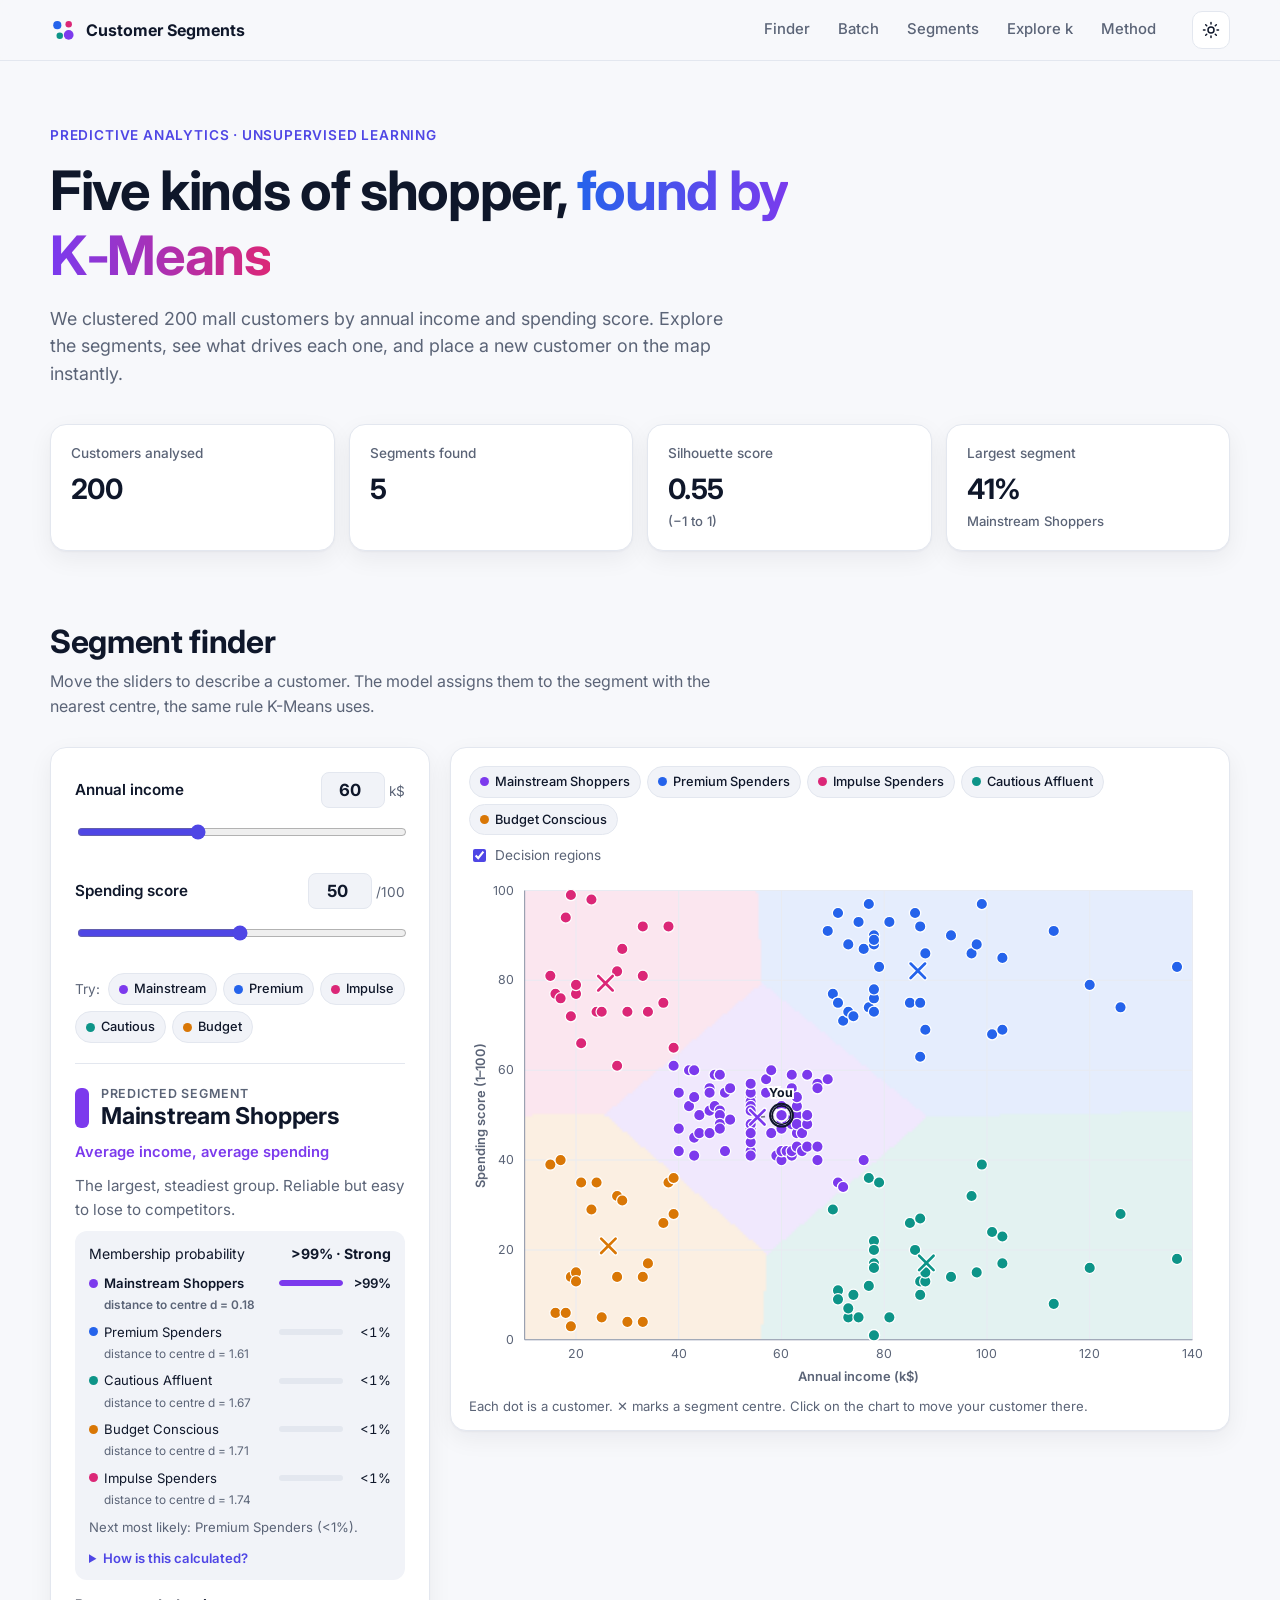
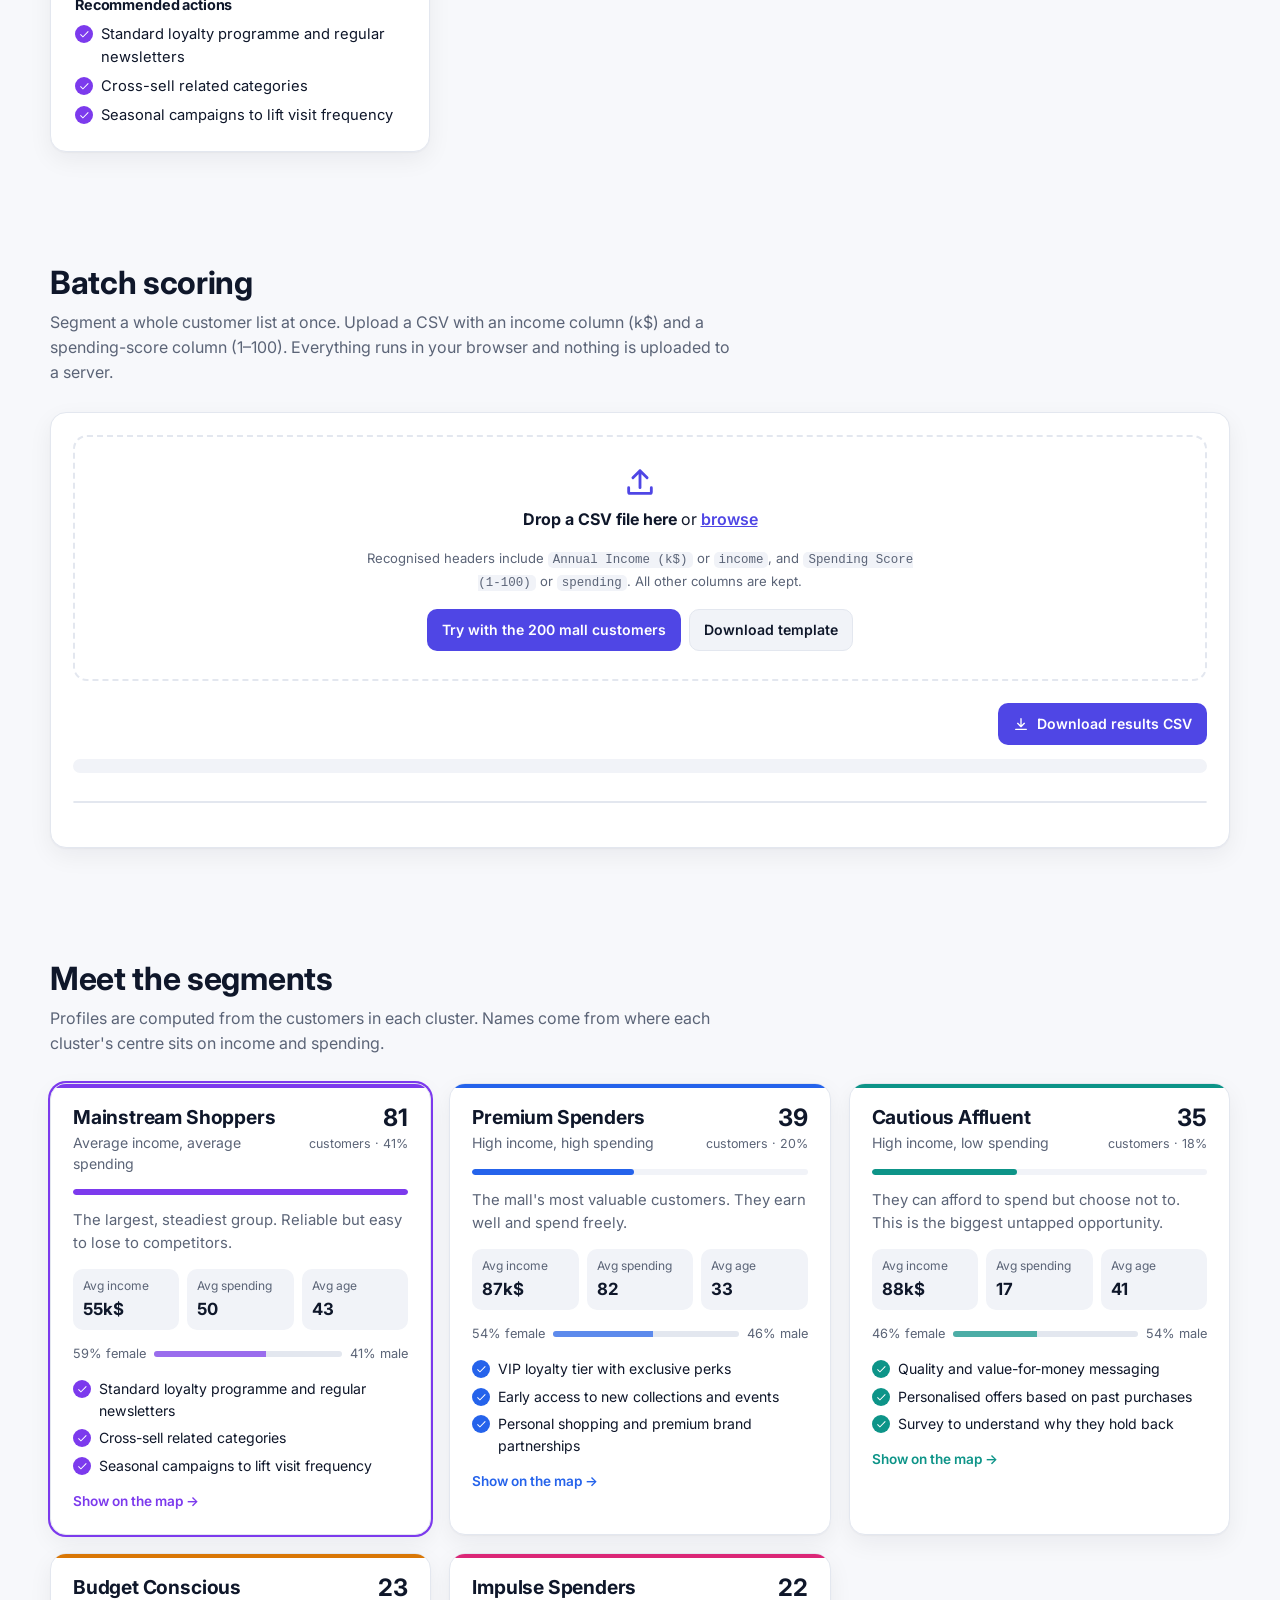
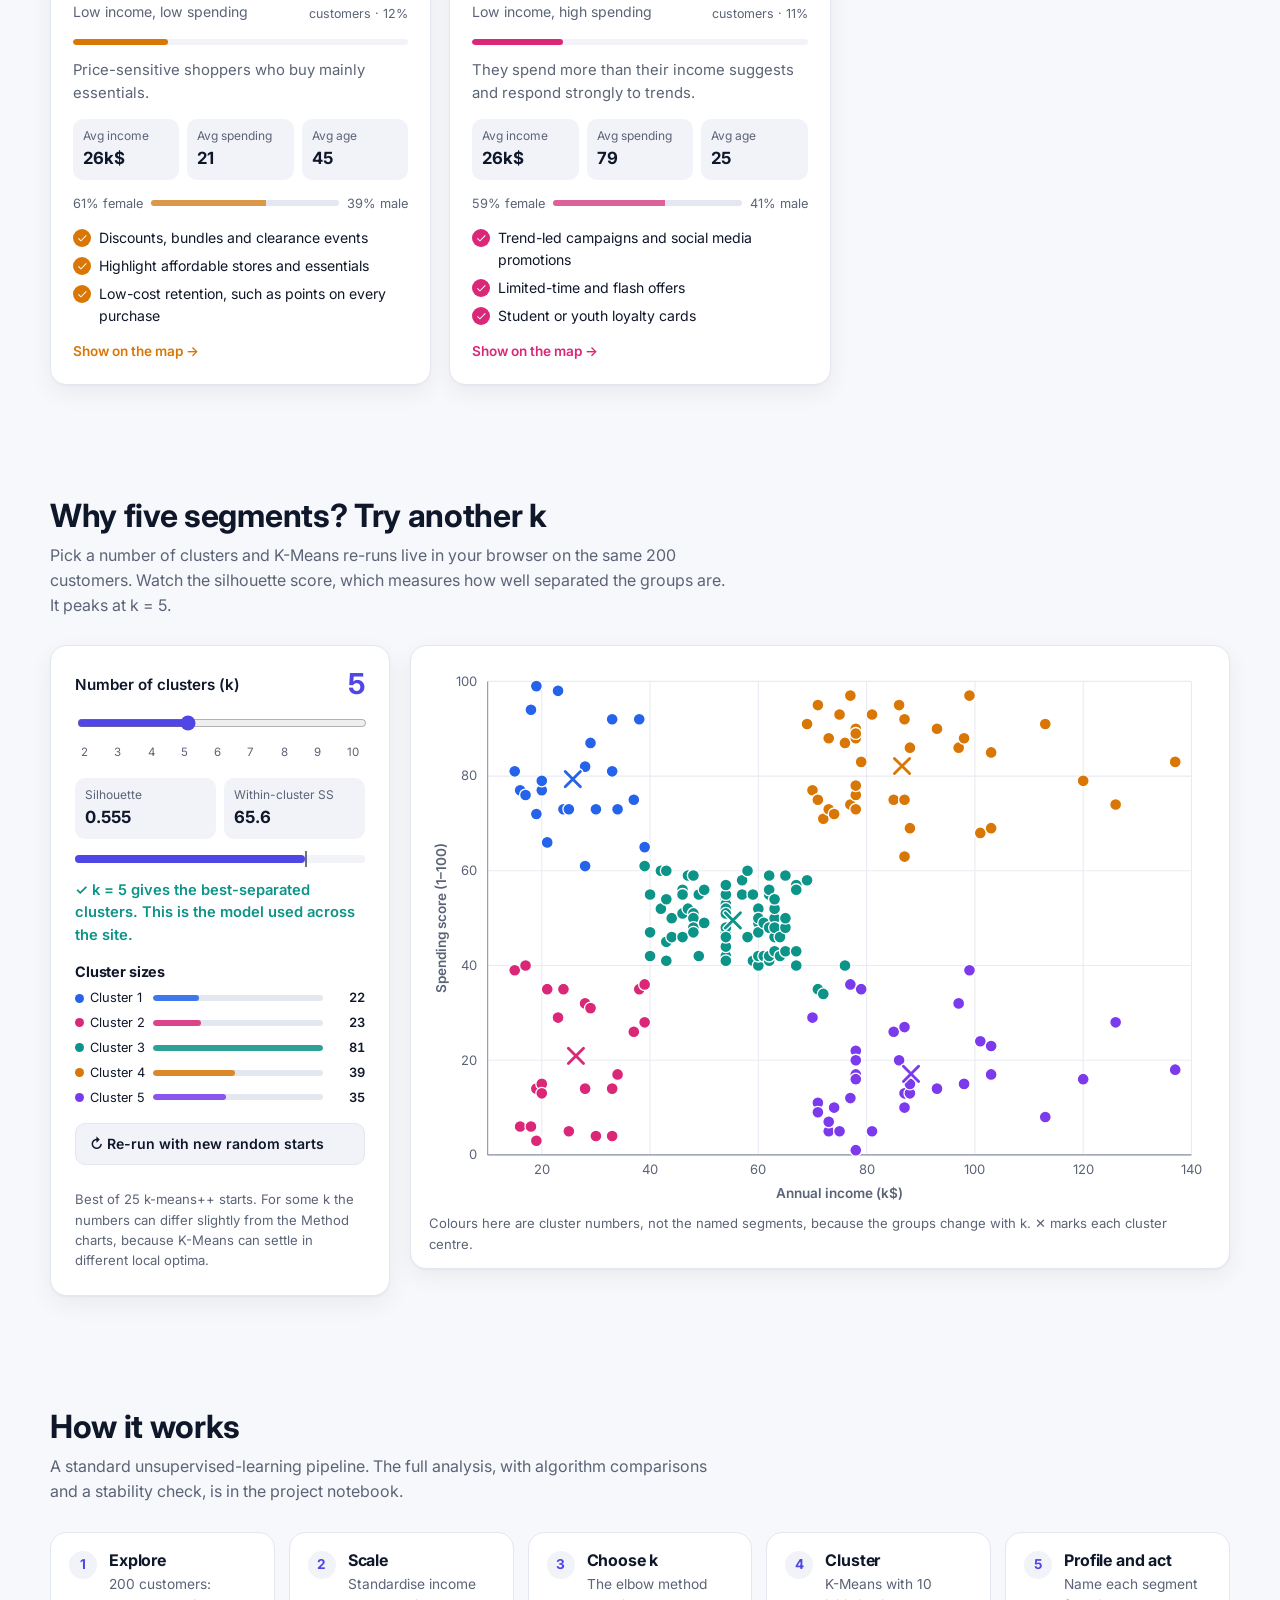
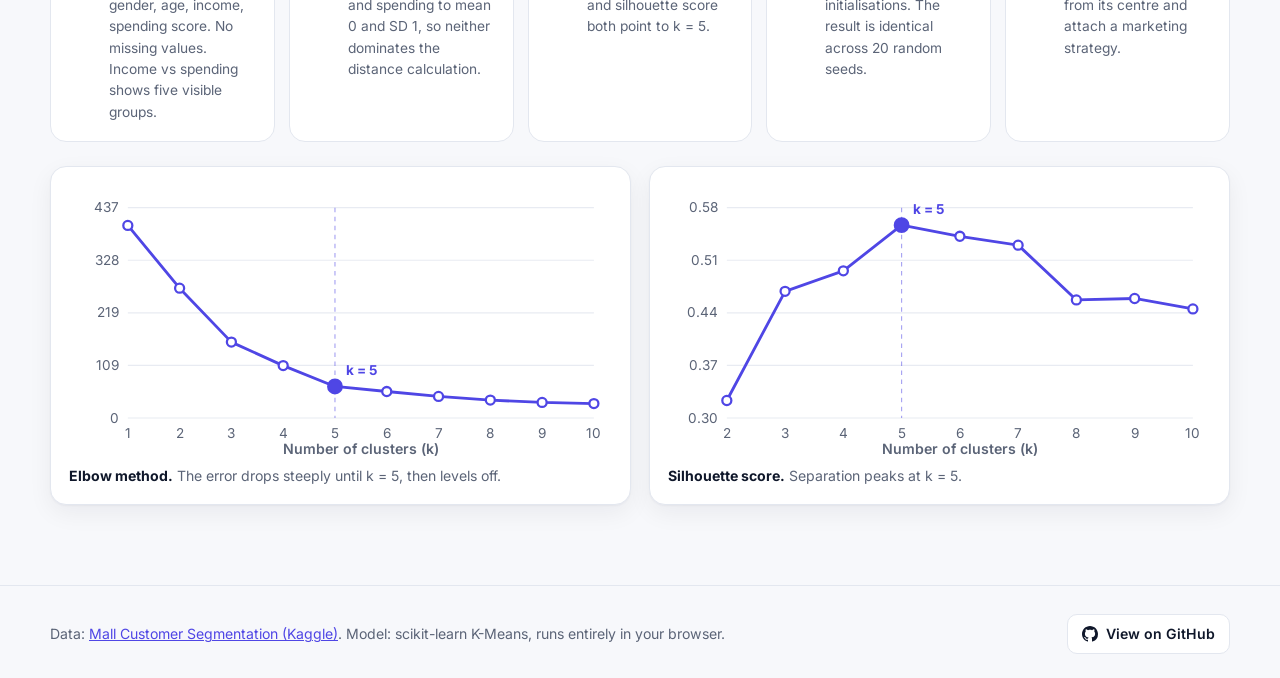
<file: docs/index.html>
<!doctype html>
<html lang="en">
<head>
  <meta charset="utf-8">
  <meta name="viewport" content="width=device-width, initial-scale=1">
  <title>Mall Customer Segments</title>
  <meta name="description" content="Interactive K-Means customer segmentation: explore five shopper segments and find which one a new customer belongs to.">
  <link rel="icon" href="data:image/svg+xml,<svg xmlns='http://www.w3.org/2000/svg' viewBox='0 0 32 32'><circle cx='9' cy='10' r='5' fill='%232563eb'/><circle cx='23' cy='9' r='4' fill='%23db2777'/><circle cx='12' cy='23' r='4' fill='%230d9488'/><circle cx='23' cy='22' r='6' fill='%237c3aed'/></svg>">
  <link rel="preconnect" href="https://fonts.googleapis.com">
  <link rel="preconnect" href="https://fonts.gstatic.com" crossorigin>
  <link href="https://fonts.googleapis.com/css2?family=Inter:wght@400;500;600;700&display=swap" rel="stylesheet">
  <link rel="stylesheet" href="styles.css">
  <script>
    // apply saved theme before paint to avoid a flash
    try { const t = localStorage.getItem("theme"); if (t) document.documentElement.dataset.theme = t; } catch (e) {}
  </script>
</head>
<body>
  <a class="skip-link" href="#finder">Skip to segment finder</a>

  <header class="site-header">
    <div class="container header-inner">
      <a class="brand" href="#top" aria-label="Mall Customer Segments, home">
        <svg class="brand-mark" viewBox="0 0 32 32" aria-hidden="true"><circle cx="9" cy="10" r="5" fill="var(--seg-premium)"/><circle cx="23" cy="9" r="4" fill="var(--seg-impulse)"/><circle cx="12" cy="23" r="4" fill="var(--seg-cautious)"/><circle cx="23" cy="22" r="6" fill="var(--seg-mainstream)"/></svg>
        <span>Customer Segments</span>
      </a>
      <nav aria-label="Sections">
        <a href="#finder">Finder</a>
        <a href="#batch">Batch</a>
        <a href="#segments">Segments</a>
        <a href="#explore-k">Explore k</a>
        <a href="#method">Method</a>
      </nav>
      <button class="icon-btn" id="theme-toggle" type="button" aria-label="Toggle dark mode">
        <svg class="icon-sun" viewBox="0 0 24 24" aria-hidden="true"><circle cx="12" cy="12" r="4"/><path d="M12 2v2M12 20v2M4.9 4.9l1.4 1.4M17.7 17.7l1.4 1.4M2 12h2M20 12h2M4.9 19.1l1.4-1.4M17.7 6.3l1.4-1.4"/></svg>
        <svg class="icon-moon" viewBox="0 0 24 24" aria-hidden="true"><path d="M21 12.8A9 9 0 1 1 11.2 3a7 7 0 0 0 9.8 9.8z"/></svg>
      </button>
    </div>
  </header>

  <main id="top">
    <section class="hero container">
      <p class="eyebrow">Predictive Analytics · Unsupervised Learning</p>
      <h1>Five kinds of shopper, <span class="grad">found by K&#8209;Means</span></h1>
      <p class="lede">We clustered 200 mall customers by annual income and spending score. Explore the segments, see what drives each one, and place a new customer on the map instantly.</p>
      <dl class="stats" id="stats"></dl>
    </section>

    <section id="finder" class="container section" aria-labelledby="finder-title">
      <div class="section-head">
        <h2 id="finder-title">Segment finder</h2>
        <p>Move the sliders to describe a customer. The model assigns them to the segment with the nearest centre, the same rule K-Means uses.</p>
      </div>

      <div class="finder-grid">
        <form class="card controls" id="finder-form" onsubmit="return false">
          <div class="field">
            <div class="field-row">
              <label for="income">Annual income</label>
              <span class="field-value"><input type="number" id="income-num" min="15" max="140" step="1" aria-label="Annual income in thousands of dollars"><span class="unit">k$</span></span>
            </div>
            <input type="range" id="income" min="15" max="140" step="1">
          </div>
          <div class="field">
            <div class="field-row">
              <label for="spending">Spending score</label>
              <span class="field-value"><input type="number" id="spending-num" min="1" max="100" step="1" aria-label="Spending score from 1 to 100"><span class="unit">/100</span></span>
            </div>
            <input type="range" id="spending" min="1" max="100" step="1">
          </div>
          <div class="presets" role="group" aria-label="Example customers">
            <span class="presets-label">Try:</span>
          </div>

          <div class="result" id="result" aria-live="polite">
            <div class="result-head">
              <span class="swatch" id="result-swatch"></span>
              <div>
                <p class="result-kicker">Predicted segment</p>
                <h3 id="result-name">–</h3>
              </div>
            </div>
            <p class="result-tagline" id="result-tagline"></p>
            <p id="result-desc"></p>
            <div class="confidence">
              <div class="confidence-row"><span>Membership probability</span><strong id="result-conf"></strong></div>
              <ul class="prob-list" id="prob-list" aria-label="Probability and distance for each segment"></ul>
              <p class="hint" id="result-runner"></p>
              <details class="explain">
                <summary>How is this calculated?</summary>
                <p>The customer is scaled the same way as the training data. We then measure the distance <em>d</em> to each segment centre in standard-deviation units. K-Means picks the nearest centre. The probabilities treat each segment as a bell curve with the spread observed in the data (soft K-Means), so closer centres get exponentially more weight.</p>
              </details>
            </div>
            <h4>Recommended actions</h4>
            <ul class="checklist" id="result-strategy"></ul>
          </div>
        </form>

        <div class="card chart-card">
          <div class="chart-toolbar">
            <div class="legend" id="legend" role="group" aria-label="Show or hide segments"></div>
            <label class="toggle"><input type="checkbox" id="show-regions" checked> <span>Decision regions</span></label>
          </div>
          <div class="chart-wrap">
            <svg id="scatter" role="img" aria-labelledby="scatter-title scatter-desc"><title id="scatter-title">Customer segments by income and spending</title><desc id="scatter-desc">Scatter plot of 200 customers coloured by segment, with segment centres and the customer you entered.</desc></svg>
            <div class="tooltip" id="tooltip" role="status" hidden></div>
          </div>
          <p class="chart-note">Each dot is a customer. ✕ marks a segment centre. Click on the chart to move your customer there.</p>
        </div>
      </div>
    </section>

    <section id="batch" class="container section" aria-labelledby="batch-title">
      <div class="section-head">
        <h2 id="batch-title">Batch scoring</h2>
        <p>Segment a whole customer list at once. Upload a CSV with an income column (k$) and a spending-score column (1–100). Everything runs in your browser and nothing is uploaded to a server.</p>
      </div>
      <div class="card batch-card">
        <div class="dropzone" id="dropzone">
          <svg class="drop-icon" viewBox="0 0 24 24" aria-hidden="true"><path d="M12 16V4M7 9l5-5 5 5M4 16v3a1 1 0 0 0 1 1h14a1 1 0 0 0 1-1v-3"/></svg>
          <p><strong>Drop a CSV file here</strong> or <label for="csv-file" class="link-label" tabindex="0">browse</label></p>
          <p class="hint">Recognised headers include <code>Annual Income (k$)</code> or <code>income</code>, and <code>Spending Score (1-100)</code> or <code>spending</code>. All other columns are kept.</p>
          <input type="file" id="csv-file" accept=".csv,text/csv" class="visually-hidden">
          <div class="drop-actions">
            <button type="button" class="btn" id="batch-sample">Try with the 200 mall customers</button>
            <button type="button" class="btn btn-ghost" id="batch-template">Download template</button>
          </div>
        </div>
        <p class="batch-error" id="batch-error" role="alert" hidden></p>

        <div class="batch-results" id="batch-results" hidden>
          <div class="batch-head">
            <div>
              <p class="result-kicker" id="batch-file"></p>
              <h3 id="batch-summary"></h3>
            </div>
            <button type="button" class="btn" id="batch-download">
              <svg viewBox="0 0 24 24" aria-hidden="true"><path d="M12 4v12M7 11l5 5 5-5M4 20h16"/></svg>
              Download results CSV
            </button>
          </div>
          <div class="dist-bar" id="batch-dist" role="img"></div>
          <ul class="dist-legend" id="batch-legend"></ul>
          <details class="skipped" id="batch-skipped" hidden><summary></summary><ul></ul></details>
          <div class="table-wrap">
            <table class="data-table" id="batch-table"><thead></thead><tbody></tbody></table>
          </div>
          <p class="hint" id="batch-table-note"></p>
        </div>
      </div>
    </section>

    <section id="segments" class="container section" aria-labelledby="segments-title">
      <div class="section-head">
        <h2 id="segments-title">Meet the segments</h2>
        <p>Profiles are computed from the customers in each cluster. Names come from where each cluster's centre sits on income and spending.</p>
      </div>
      <div class="segment-grid" id="segment-grid"></div>
    </section>

    <section id="explore-k" class="container section" aria-labelledby="k-title">
      <div class="section-head">
        <h2 id="k-title">Why five segments? Try another k</h2>
        <p>Pick a number of clusters and K-Means re-runs live in your browser on the same 200 customers. Watch the silhouette score, which measures how well separated the groups are. It peaks at k = 5.</p>
      </div>
      <div class="k-grid">
        <div class="card k-controls">
          <div class="field">
            <div class="field-row">
              <label for="k-slider">Number of clusters (k)</label>
              <output class="k-value" id="k-value" for="k-slider">5</output>
            </div>
            <input type="range" id="k-slider" min="2" max="10" step="1" value="5">
            <div class="k-ticks" aria-hidden="true"><span>2</span><span>3</span><span>4</span><span>5</span><span>6</span><span>7</span><span>8</span><span>9</span><span>10</span></div>
          </div>
          <div class="k-metrics">
            <div class="metric"><span>Silhouette</span><strong id="k-sil">–</strong></div>
            <div class="metric"><span>Within-cluster SS</span><strong id="k-wcss">–</strong></div>
          </div>
          <div class="sil-meter" aria-hidden="true"><span id="k-sil-bar"></span><i id="k-sil-best"></i></div>
          <p class="k-verdict" id="k-verdict" aria-live="polite"></p>
          <h4>Cluster sizes</h4>
          <ul class="k-sizes" id="k-sizes"></ul>
          <button type="button" class="btn btn-ghost" id="k-rerun">↻ Re-run with new random starts</button>
          <p class="hint" id="k-runinfo"></p>
        </div>
        <div class="card chart-card">
          <svg id="k-scatter" role="img" aria-label="Customers coloured by the clusters found for the selected k"></svg>
          <p class="chart-note">Colours here are cluster numbers, not the named segments, because the groups change with k. ✕ marks each cluster centre.</p>
        </div>
      </div>
    </section>

    <section id="method" class="container section" aria-labelledby="method-title">
      <div class="section-head">
        <h2 id="method-title">How it works</h2>
        <p>A standard unsupervised-learning pipeline. The full analysis, with algorithm comparisons and a stability check, is in the project notebook.</p>
      </div>
      <ol class="steps">
        <li><span class="step-n">1</span><div><h3>Explore</h3><p>200 customers: gender, age, income, spending score. No missing values. Income vs spending shows five visible groups.</p></div></li>
        <li><span class="step-n">2</span><div><h3>Scale</h3><p>Standardise income and spending to mean 0 and SD 1, so neither dominates the distance calculation.</p></div></li>
        <li><span class="step-n">3</span><div><h3>Choose k</h3><p>The elbow method and silhouette score both point to k = 5.</p></div></li>
        <li><span class="step-n">4</span><div><h3>Cluster</h3><p>K-Means with 10 initialisations. The result is identical across 20 random seeds.</p></div></li>
        <li><span class="step-n">5</span><div><h3>Profile and act</h3><p>Name each segment from its centre and attach a marketing strategy.</p></div></li>
      </ol>
      <div class="mini-charts">
        <figure class="card">
          <svg id="elbow-chart" role="img" aria-label="Elbow method: within-cluster sum of squares by number of clusters"></svg>
          <figcaption><strong>Elbow method.</strong> The error drops steeply until k = 5, then levels off.</figcaption>
        </figure>
        <figure class="card">
          <svg id="silhouette-chart" role="img" aria-label="Silhouette score by number of clusters"></svg>
          <figcaption><strong>Silhouette score.</strong> Separation peaks at k = 5.</figcaption>
        </figure>
      </div>
    </section>
  </main>

  <footer class="site-footer">
    <div class="container footer-inner">
      <p>Data: <a href="https://www.kaggle.com/datasets/vjchoudhary7/customer-segmentation-tutorial-in-python" target="_blank" rel="noopener">Mall Customer Segmentation (Kaggle)</a>. Model: scikit-learn K-Means, runs entirely in your browser.</p>
      <a class="gh-link" href="https://github.com/Tanishqtiwari1/Medical-insurance-cost-prediction" target="_blank" rel="noopener">
        <svg viewBox="0 0 16 16" aria-hidden="true"><path d="M8 0C3.58 0 0 3.58 0 8c0 3.54 2.29 6.53 5.47 7.59.4.07.55-.17.55-.38 0-.19-.01-.82-.01-1.49-2.01.37-2.53-.49-2.69-.94-.09-.23-.48-.94-.82-1.13-.28-.15-.68-.52-.01-.53.63-.01 1.08.58 1.23.82.72 1.21 1.87.87 2.33.66.07-.52.28-.87.51-1.07-1.78-.2-3.64-.89-3.64-3.95 0-.87.31-1.59.82-2.15-.08-.2-.36-1.02.08-2.12 0 0 .67-.21 2.2.82.64-.18 1.32-.27 2-.27.68 0 1.36.09 2 .27 1.53-1.04 2.2-.82 2.2-.82.44 1.1.16 1.92.08 2.12.51.56.82 1.27.82 2.15 0 3.07-1.87 3.75-3.65 3.95.29.25.54.73.54 1.48 0 1.07-.01 1.93-.01 2.2 0 .21.15.46.55.38A8.013 8.013 0 0 0 16 8c0-4.42-3.58-8-8-8z"/></svg>
        View on GitHub
      </a>
    </div>
  </footer>

  <script src="data/model.js"></script>
  <script src="app.js"></script>
</body>
</html>
</file>
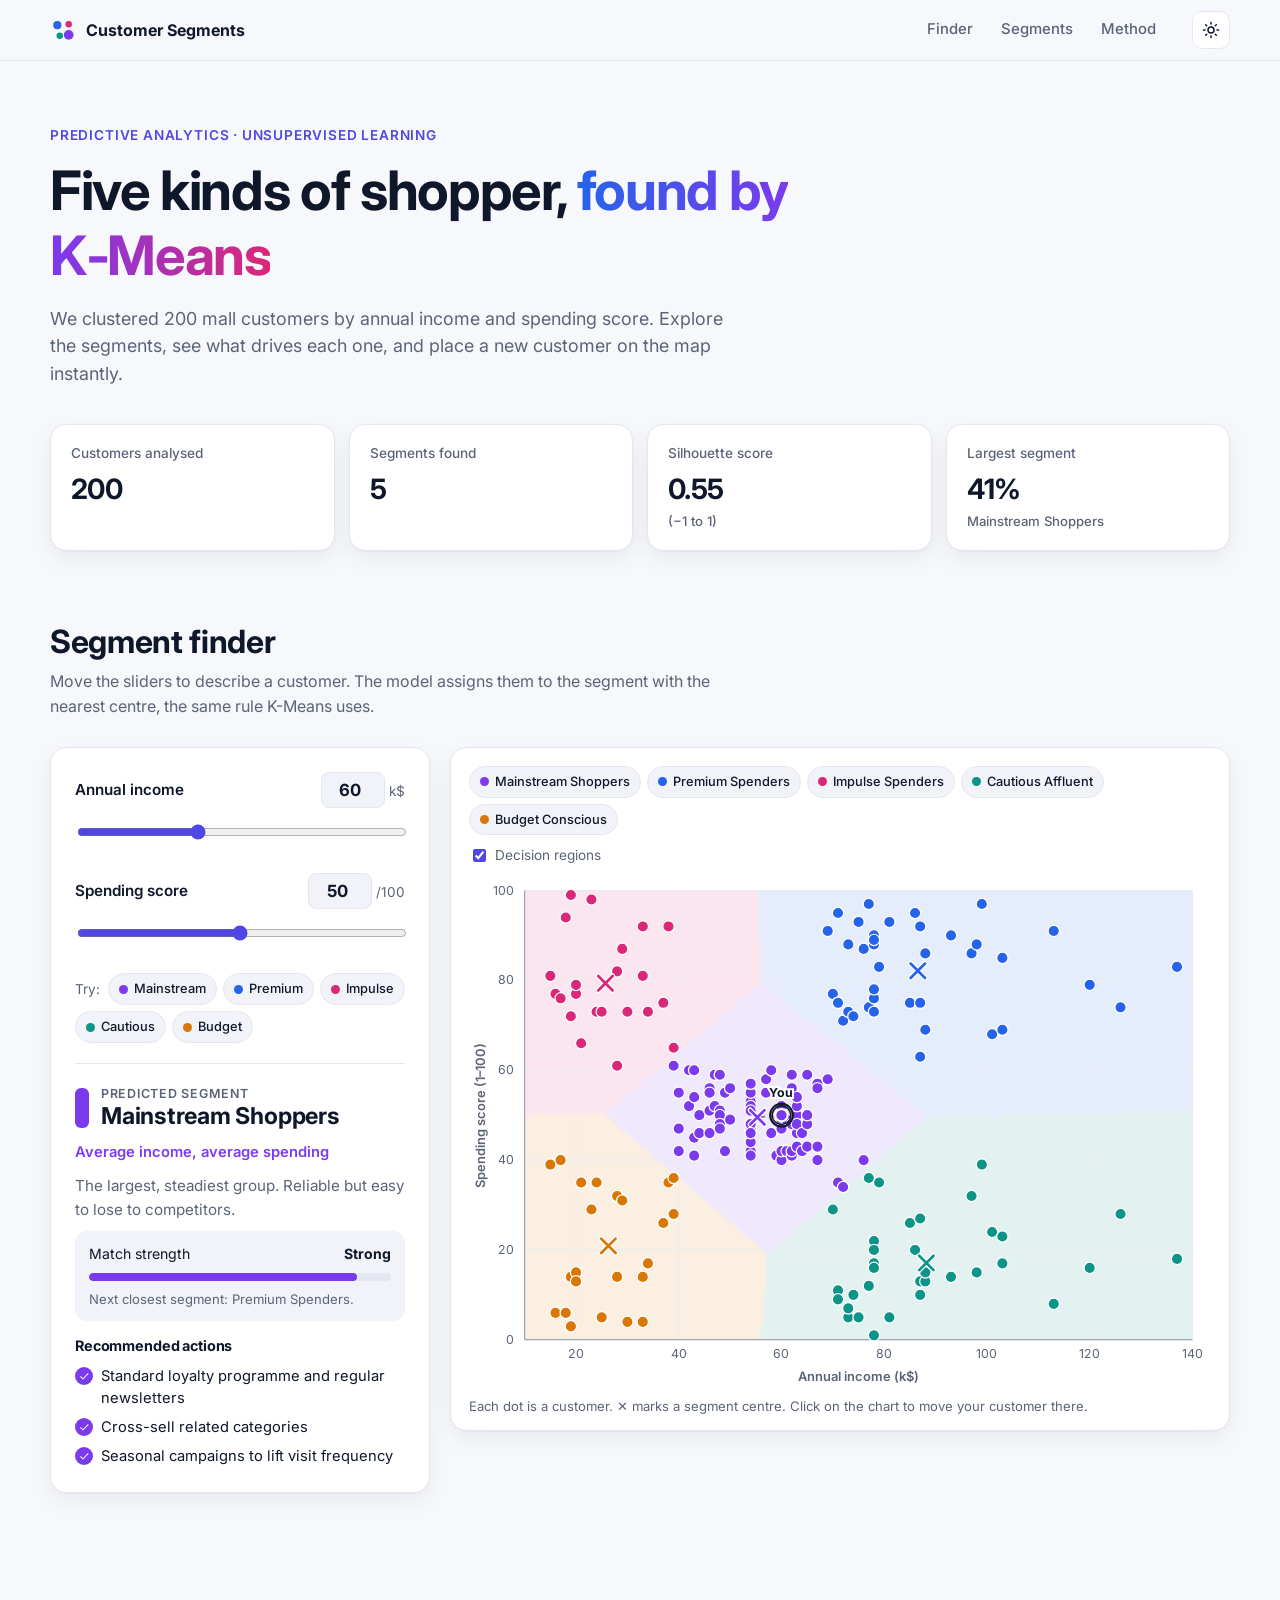
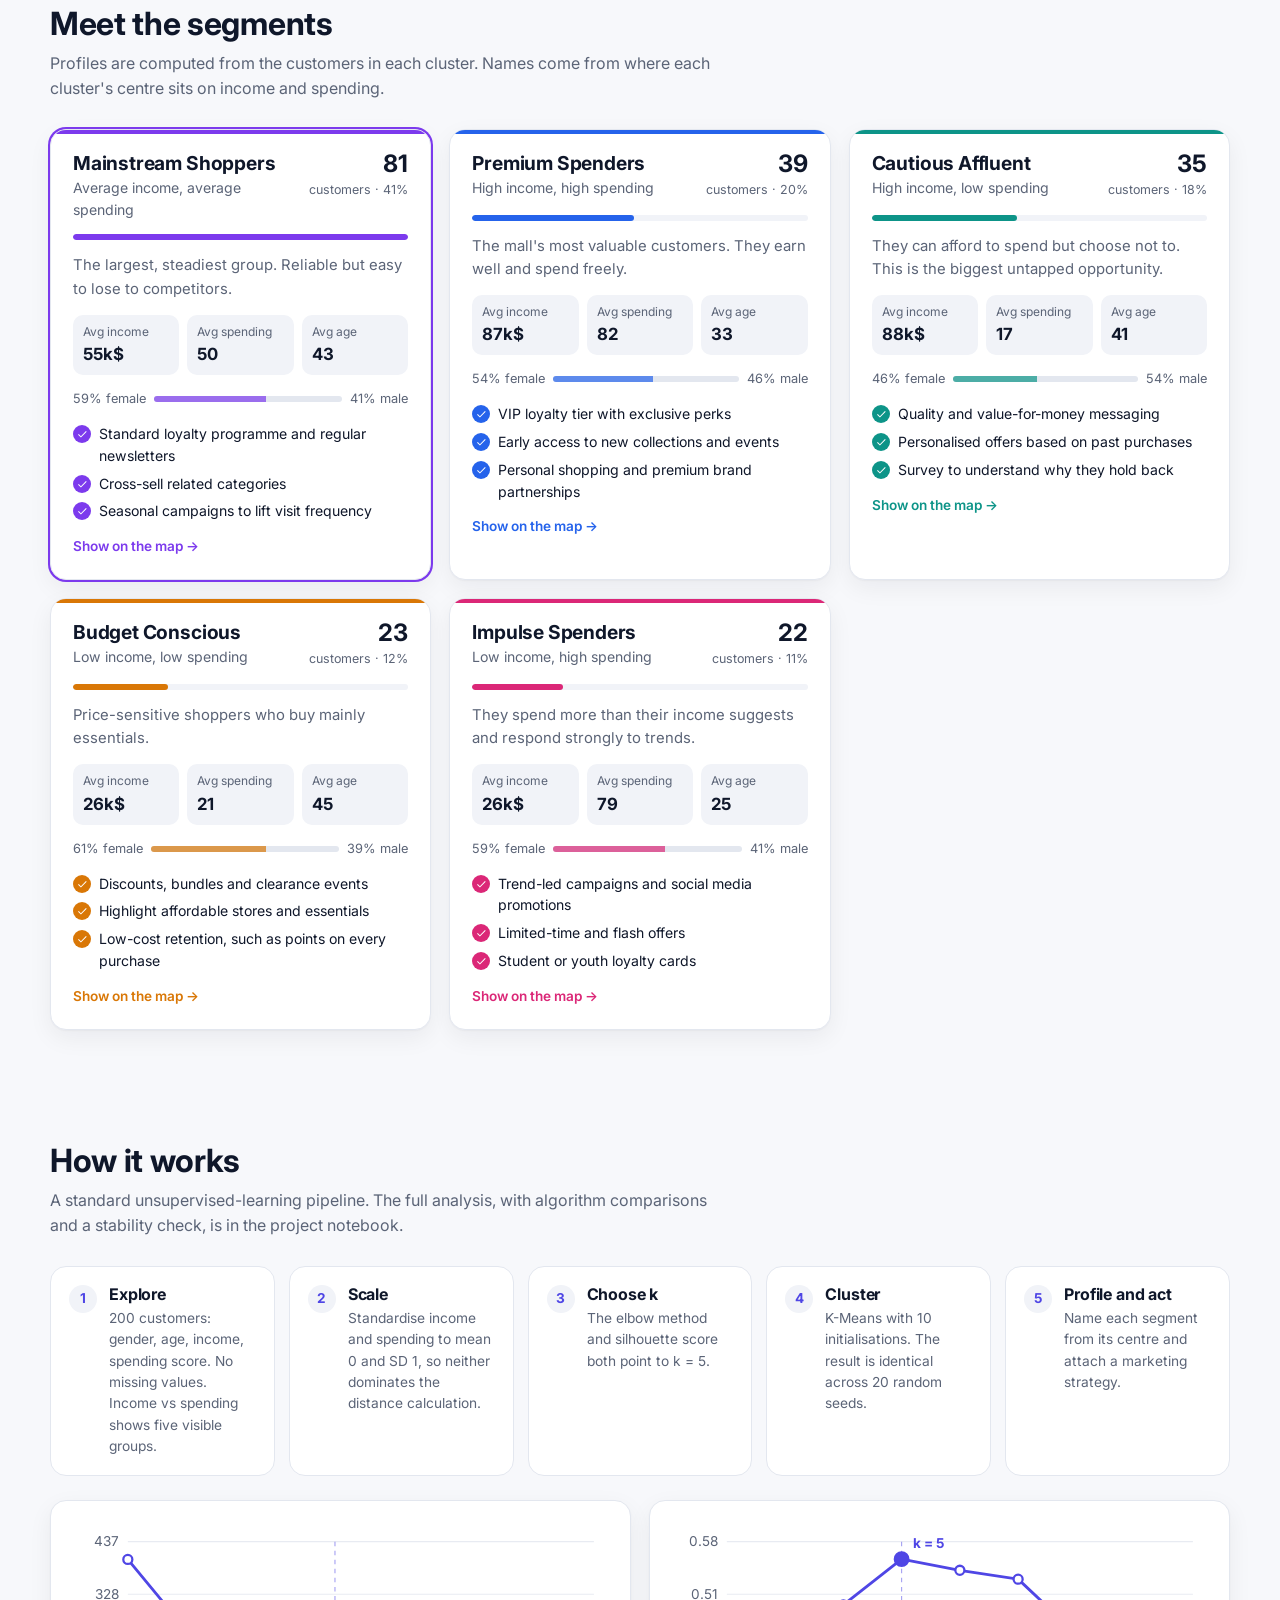
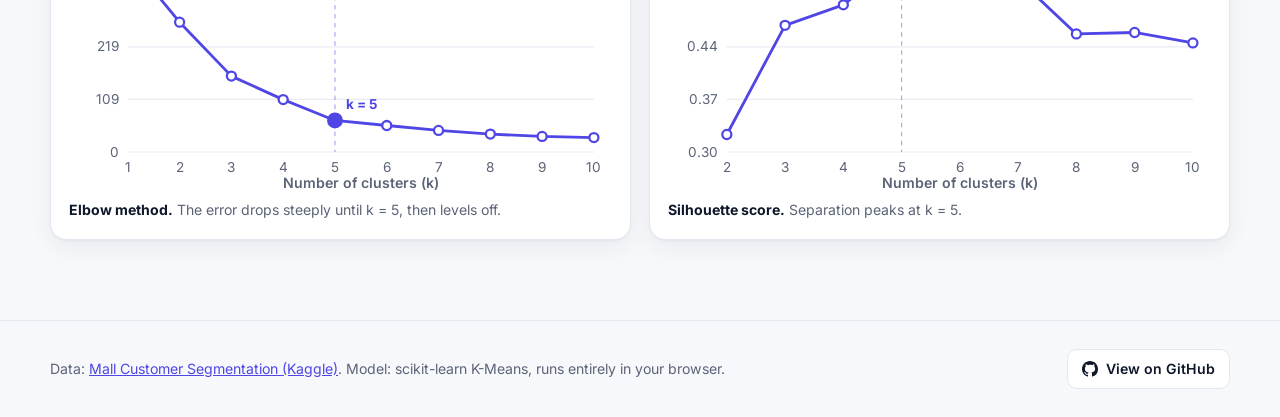
<file: customer-segmentation/docs/index.html>
<!doctype html>
<html lang="en">
<head>
  <meta charset="utf-8">
  <meta name="viewport" content="width=device-width, initial-scale=1">
  <title>Mall Customer Segments</title>
  <meta name="description" content="Interactive K-Means customer segmentation: explore five shopper segments and find which one a new customer belongs to.">
  <link rel="icon" href="data:image/svg+xml,<svg xmlns='http://www.w3.org/2000/svg' viewBox='0 0 32 32'><circle cx='9' cy='10' r='5' fill='%232563eb'/><circle cx='23' cy='9' r='4' fill='%23db2777'/><circle cx='12' cy='23' r='4' fill='%230d9488'/><circle cx='23' cy='22' r='6' fill='%237c3aed'/></svg>">
  <link rel="preconnect" href="https://fonts.googleapis.com">
  <link rel="preconnect" href="https://fonts.gstatic.com" crossorigin>
  <link href="https://fonts.googleapis.com/css2?family=Inter:wght@400;500;600;700&display=swap" rel="stylesheet">
  <link rel="stylesheet" href="styles.css">
  <script>
    // apply saved theme before paint to avoid a flash
    try { const t = localStorage.getItem("theme"); if (t) document.documentElement.dataset.theme = t; } catch (e) {}
  </script>
</head>
<body>
  <a class="skip-link" href="#finder">Skip to segment finder</a>

  <header class="site-header">
    <div class="container header-inner">
      <a class="brand" href="#top" aria-label="Mall Customer Segments, home">
        <svg class="brand-mark" viewBox="0 0 32 32" aria-hidden="true"><circle cx="9" cy="10" r="5" fill="var(--seg-premium)"/><circle cx="23" cy="9" r="4" fill="var(--seg-impulse)"/><circle cx="12" cy="23" r="4" fill="var(--seg-cautious)"/><circle cx="23" cy="22" r="6" fill="var(--seg-mainstream)"/></svg>
        <span>Customer Segments</span>
      </a>
      <nav aria-label="Sections">
        <a href="#finder">Finder</a>
        <a href="#segments">Segments</a>
        <a href="#method">Method</a>
      </nav>
      <button class="icon-btn" id="theme-toggle" type="button" aria-label="Toggle dark mode">
        <svg class="icon-sun" viewBox="0 0 24 24" aria-hidden="true"><circle cx="12" cy="12" r="4"/><path d="M12 2v2M12 20v2M4.9 4.9l1.4 1.4M17.7 17.7l1.4 1.4M2 12h2M20 12h2M4.9 19.1l1.4-1.4M17.7 6.3l1.4-1.4"/></svg>
        <svg class="icon-moon" viewBox="0 0 24 24" aria-hidden="true"><path d="M21 12.8A9 9 0 1 1 11.2 3a7 7 0 0 0 9.8 9.8z"/></svg>
      </button>
    </div>
  </header>

  <main id="top">
    <section class="hero container">
      <p class="eyebrow">Predictive Analytics · Unsupervised Learning</p>
      <h1>Five kinds of shopper, <span class="grad">found by K&#8209;Means</span></h1>
      <p class="lede">We clustered 200 mall customers by annual income and spending score. Explore the segments, see what drives each one, and place a new customer on the map instantly.</p>
      <dl class="stats" id="stats"></dl>
    </section>

    <section id="finder" class="container section" aria-labelledby="finder-title">
      <div class="section-head">
        <h2 id="finder-title">Segment finder</h2>
        <p>Move the sliders to describe a customer. The model assigns them to the segment with the nearest centre, the same rule K-Means uses.</p>
      </div>

      <div class="finder-grid">
        <form class="card controls" id="finder-form" onsubmit="return false">
          <div class="field">
            <div class="field-row">
              <label for="income">Annual income</label>
              <span class="field-value"><input type="number" id="income-num" min="15" max="140" step="1" aria-label="Annual income in thousands of dollars"><span class="unit">k$</span></span>
            </div>
            <input type="range" id="income" min="15" max="140" step="1">
          </div>
          <div class="field">
            <div class="field-row">
              <label for="spending">Spending score</label>
              <span class="field-value"><input type="number" id="spending-num" min="1" max="100" step="1" aria-label="Spending score from 1 to 100"><span class="unit">/100</span></span>
            </div>
            <input type="range" id="spending" min="1" max="100" step="1">
          </div>
          <div class="presets" role="group" aria-label="Example customers">
            <span class="presets-label">Try:</span>
          </div>

          <div class="result" id="result" aria-live="polite">
            <div class="result-head">
              <span class="swatch" id="result-swatch"></span>
              <div>
                <p class="result-kicker">Predicted segment</p>
                <h3 id="result-name">–</h3>
              </div>
            </div>
            <p class="result-tagline" id="result-tagline"></p>
            <p id="result-desc"></p>
            <div class="confidence">
              <div class="confidence-row"><span>Match strength</span><strong id="result-conf"></strong></div>
              <div class="bar"><span id="result-bar"></span></div>
              <p class="hint" id="result-runner"></p>
            </div>
            <h4>Recommended actions</h4>
            <ul class="checklist" id="result-strategy"></ul>
          </div>
        </form>

        <div class="card chart-card">
          <div class="chart-toolbar">
            <div class="legend" id="legend" role="group" aria-label="Show or hide segments"></div>
            <label class="toggle"><input type="checkbox" id="show-regions" checked> <span>Decision regions</span></label>
          </div>
          <div class="chart-wrap">
            <svg id="scatter" role="img" aria-labelledby="scatter-title scatter-desc"><title id="scatter-title">Customer segments by income and spending</title><desc id="scatter-desc">Scatter plot of 200 customers coloured by segment, with segment centres and the customer you entered.</desc></svg>
            <div class="tooltip" id="tooltip" role="status" hidden></div>
          </div>
          <p class="chart-note">Each dot is a customer. ✕ marks a segment centre. Click on the chart to move your customer there.</p>
        </div>
      </div>
    </section>

    <section id="segments" class="container section" aria-labelledby="segments-title">
      <div class="section-head">
        <h2 id="segments-title">Meet the segments</h2>
        <p>Profiles are computed from the customers in each cluster. Names come from where each cluster's centre sits on income and spending.</p>
      </div>
      <div class="segment-grid" id="segment-grid"></div>
    </section>

    <section id="method" class="container section" aria-labelledby="method-title">
      <div class="section-head">
        <h2 id="method-title">How it works</h2>
        <p>A standard unsupervised-learning pipeline. The full analysis, with algorithm comparisons and a stability check, is in the project notebook.</p>
      </div>
      <ol class="steps">
        <li><span class="step-n">1</span><div><h3>Explore</h3><p>200 customers: gender, age, income, spending score. No missing values. Income vs spending shows five visible groups.</p></div></li>
        <li><span class="step-n">2</span><div><h3>Scale</h3><p>Standardise income and spending to mean 0 and SD 1, so neither dominates the distance calculation.</p></div></li>
        <li><span class="step-n">3</span><div><h3>Choose k</h3><p>The elbow method and silhouette score both point to k = 5.</p></div></li>
        <li><span class="step-n">4</span><div><h3>Cluster</h3><p>K-Means with 10 initialisations. The result is identical across 20 random seeds.</p></div></li>
        <li><span class="step-n">5</span><div><h3>Profile and act</h3><p>Name each segment from its centre and attach a marketing strategy.</p></div></li>
      </ol>
      <div class="mini-charts">
        <figure class="card">
          <svg id="elbow-chart" role="img" aria-label="Elbow method: within-cluster sum of squares by number of clusters"></svg>
          <figcaption><strong>Elbow method.</strong> The error drops steeply until k = 5, then levels off.</figcaption>
        </figure>
        <figure class="card">
          <svg id="silhouette-chart" role="img" aria-label="Silhouette score by number of clusters"></svg>
          <figcaption><strong>Silhouette score.</strong> Separation peaks at k = 5.</figcaption>
        </figure>
      </div>
    </section>
  </main>

  <footer class="site-footer">
    <div class="container footer-inner">
      <p>Data: <a href="https://www.kaggle.com/datasets/vjchoudhary7/customer-segmentation-tutorial-in-python" target="_blank" rel="noopener">Mall Customer Segmentation (Kaggle)</a>. Model: scikit-learn K-Means, runs entirely in your browser.</p>
      <a class="gh-link" href="https://github.com/Tanishqtiwari1/Medical-insurance-cost-prediction/tree/main/customer-segmentation" target="_blank" rel="noopener">
        <svg viewBox="0 0 16 16" aria-hidden="true"><path d="M8 0C3.58 0 0 3.58 0 8c0 3.54 2.29 6.53 5.47 7.59.4.07.55-.17.55-.38 0-.19-.01-.82-.01-1.49-2.01.37-2.53-.49-2.69-.94-.09-.23-.48-.94-.82-1.13-.28-.15-.68-.52-.01-.53.63-.01 1.08.58 1.23.82.72 1.21 1.87.87 2.33.66.07-.52.28-.87.51-1.07-1.78-.2-3.64-.89-3.64-3.95 0-.87.31-1.59.82-2.15-.08-.2-.36-1.02.08-2.12 0 0 .67-.21 2.2.82.64-.18 1.32-.27 2-.27.68 0 1.36.09 2 .27 1.53-1.04 2.2-.82 2.2-.82.44 1.1.16 1.92.08 2.12.51.56.82 1.27.82 2.15 0 3.07-1.87 3.75-3.65 3.95.29.25.54.73.54 1.48 0 1.07-.01 1.93-.01 2.2 0 .21.15.46.55.38A8.013 8.013 0 0 0 16 8c0-4.42-3.58-8-8-8z"/></svg>
        View on GitHub
      </a>
    </div>
  </footer>

  <script src="data/model.js"></script>
  <script src="app.js"></script>
</body>
</html>
</file>
<file: docs/styles.css>
:root {
  --bg: #f7f8fb;
  --surface: #ffffff;
  --surface-2: #f1f3f8;
  --text: #0f172a;
  --muted: #5b6477;
  --border: #e3e7ef;
  --accent: #4f46e5;
  --ring: rgba(79, 70, 229, 0.35);
  --shadow: 0 1px 2px rgba(15, 23, 42, 0.04), 0 8px 24px rgba(15, 23, 42, 0.06);
  --radius: 16px;

  --seg-premium: #2563eb;
  --seg-cautious: #0d9488;
  --seg-impulse: #db2777;
  --seg-budget: #d97706;
  --seg-mainstream: #7c3aed;

  --grid: #e8ebf2;
  --axis: #8a93a6;
  color-scheme: light;
}

@media (prefers-color-scheme: dark) {
  :root:not([data-theme="light"]) {
    --bg: #0b1020;
    --surface: #121a2e;
    --surface-2: #1a2440;
    --text: #e8ecf5;
    --muted: #9aa5bd;
    --border: #243052;
    --accent: #818cf8;
    --ring: rgba(129, 140, 248, 0.4);
    --shadow: 0 1px 2px rgba(0, 0, 0, 0.3), 0 8px 24px rgba(0, 0, 0, 0.25);
    --seg-premium: #60a5fa;
    --seg-cautious: #2dd4bf;
    --seg-impulse: #f472b6;
    --seg-budget: #fbbf24;
    --seg-mainstream: #a78bfa;
    --grid: #1e2944;
    --axis: #7c88a3;
    color-scheme: dark;
  }
}
:root[data-theme="dark"] {
  --bg: #0b1020;
  --surface: #121a2e;
  --surface-2: #1a2440;
  --text: #e8ecf5;
  --muted: #9aa5bd;
  --border: #243052;
  --accent: #818cf8;
  --ring: rgba(129, 140, 248, 0.4);
  --shadow: 0 1px 2px rgba(0, 0, 0, 0.3), 0 8px 24px rgba(0, 0, 0, 0.25);
  --seg-premium: #60a5fa;
  --seg-cautious: #2dd4bf;
  --seg-impulse: #f472b6;
  --seg-budget: #fbbf24;
  --seg-mainstream: #a78bfa;
  --grid: #1e2944;
  --axis: #7c88a3;
  color-scheme: dark;
}

* { box-sizing: border-box; }
html { scroll-behavior: smooth; scroll-padding-top: 72px; }
body {
  margin: 0;
  font-family: "Inter", system-ui, -apple-system, "Segoe UI", Roboto, sans-serif;
  background: var(--bg);
  color: var(--text);
  line-height: 1.55;
  -webkit-font-smoothing: antialiased;
}
a { color: var(--accent); }
h1, h2, h3, h4 { line-height: 1.2; margin: 0; letter-spacing: -0.01em; }
p { margin: 0; }
:focus-visible { outline: 3px solid var(--ring); outline-offset: 2px; border-radius: 6px; }

.container { width: min(1180px, 100% - 32px); margin-inline: auto; }
.section { padding-block: 56px; }
.section-head { max-width: 680px; margin-bottom: 28px; }
.section-head h2 { font-size: clamp(1.5rem, 2.5vw, 2rem); margin-bottom: 8px; }
.section-head p { color: var(--muted); }

.skip-link { position: absolute; left: -999px; top: 8px; background: var(--surface); padding: 8px 12px; border-radius: 8px; z-index: 100; }
.skip-link:focus { left: 8px; }

/* header */
.site-header {
  position: sticky; top: 0; z-index: 20;
  background: color-mix(in srgb, var(--bg) 82%, transparent);
  backdrop-filter: saturate(160%) blur(10px);
  border-bottom: 1px solid var(--border);
}
.header-inner { display: flex; align-items: center; gap: 24px; height: 60px; }
.brand { display: flex; align-items: center; gap: 10px; font-weight: 700; color: var(--text); text-decoration: none; }
.brand-mark { width: 26px; height: 26px; }
.site-header nav { display: flex; gap: 4px; margin-left: auto; }
.site-header nav a { color: var(--muted); text-decoration: none; font-weight: 500; font-size: 0.93rem; padding: 6px 12px; border-radius: 8px; }
.site-header nav a:hover { color: var(--text); background: var(--surface-2); }
.icon-btn {
  display: grid; place-items: center; width: 38px; height: 38px; border-radius: 10px;
  border: 1px solid var(--border); background: var(--surface); color: var(--text); cursor: pointer;
}
.icon-btn svg { width: 18px; height: 18px; fill: none; stroke: currentColor; stroke-width: 2; stroke-linecap: round; }
.icon-moon { display: none; }
:root[data-theme="dark"] .icon-sun { display: none; }
:root[data-theme="dark"] .icon-moon { display: block; }
@media (prefers-color-scheme: dark) {
  :root:not([data-theme="light"]) .icon-sun { display: none; }
  :root:not([data-theme="light"]) .icon-moon { display: block; }
}

/* hero */
.hero { padding-top: 64px; padding-bottom: 16px; }
.eyebrow { color: var(--accent); font-weight: 600; font-size: 0.85rem; letter-spacing: 0.06em; text-transform: uppercase; margin-bottom: 12px; }
.hero h1 { font-size: clamp(2rem, 5vw, 3.4rem); font-weight: 700; max-width: 820px; letter-spacing: -0.025em; }
.grad {
  background: linear-gradient(90deg, var(--seg-premium), var(--seg-mainstream) 50%, var(--seg-impulse));
  -webkit-background-clip: text; background-clip: text; color: transparent;
}
.lede { color: var(--muted); font-size: 1.12rem; max-width: 680px; margin-top: 16px; }
.stats { display: grid; grid-template-columns: repeat(4, 1fr); gap: 14px; margin: 36px 0 0; }
.stat { background: var(--surface); border: 1px solid var(--border); border-radius: var(--radius); padding: 18px 20px; box-shadow: var(--shadow); }
.stat dt { color: var(--muted); font-size: 0.85rem; font-weight: 500; }
.stat dd { margin: 4px 0 0; font-size: 1.75rem; font-weight: 700; letter-spacing: -0.02em; }
.stat dd small { display: block; font-size: 0.82rem; font-weight: 500; color: var(--muted); letter-spacing: 0; }

/* cards */
.card { background: var(--surface); border: 1px solid var(--border); border-radius: var(--radius); box-shadow: var(--shadow); }

/* finder */
.finder-grid { display: grid; grid-template-columns: 380px 1fr; gap: 20px; align-items: start; }
.controls { padding: 24px; display: flex; flex-direction: column; gap: 20px; position: sticky; top: 80px; }
.field-row { display: flex; justify-content: space-between; align-items: center; margin-bottom: 8px; }
.field label { font-weight: 600; font-size: 0.95rem; }
.field-value { display: inline-flex; align-items: baseline; gap: 4px; }
.field-value input {
  width: 64px; text-align: right; font: inherit; font-weight: 700; font-size: 1.05rem;
  border: 1px solid var(--border); background: var(--surface-2); color: var(--text); border-radius: 8px; padding: 4px 8px;
}
.unit { color: var(--muted); font-size: 0.85rem; }
input[type="range"] { width: 100%; accent-color: var(--accent); height: 28px; cursor: pointer; }
.presets { display: flex; flex-wrap: wrap; gap: 6px; align-items: center; }
.presets-label { color: var(--muted); font-size: 0.85rem; margin-right: 2px; }
.chip {
  font: inherit; font-size: 0.8rem; font-weight: 500; padding: 5px 10px; border-radius: 999px; cursor: pointer;
  border: 1px solid var(--border); background: var(--surface-2); color: var(--text);
  display: inline-flex; align-items: center; gap: 6px;
}
.chip:hover { border-color: var(--axis); }
.dot { width: 9px; height: 9px; border-radius: 50%; display: inline-block; flex: none; }

.result { border-top: 1px solid var(--border); padding-top: 20px; display: flex; flex-direction: column; gap: 10px; }
.result-head { display: flex; gap: 12px; align-items: center; }
.swatch { width: 14px; height: 40px; border-radius: 6px; flex: none; background: var(--border); transition: background 0.25s; }
.result-kicker { color: var(--muted); font-size: 0.78rem; text-transform: uppercase; letter-spacing: 0.06em; font-weight: 600; }
.result h3 { font-size: 1.45rem; }
.result-tagline { font-weight: 600; font-size: 0.92rem; }
.result p#result-desc { color: var(--muted); font-size: 0.95rem; }
.result h4 { font-size: 0.9rem; margin-top: 6px; }
.confidence { background: var(--surface-2); border-radius: 12px; padding: 12px 14px; }
.confidence-row { display: flex; justify-content: space-between; font-size: 0.88rem; margin-bottom: 8px; }
.bar { height: 8px; border-radius: 99px; background: var(--border); overflow: hidden; }
.bar span { display: block; height: 100%; width: 0; border-radius: inherit; background: var(--accent); transition: width 0.3s, background 0.25s; }
.hint { color: var(--muted); font-size: 0.82rem; margin-top: 8px; }
.checklist { list-style: none; padding: 0; margin: 0; display: grid; gap: 6px; font-size: 0.92rem; }
.checklist li { display: flex; gap: 8px; align-items: flex-start; }
.checklist li::before {
  content: ""; flex: none; width: 18px; height: 18px; margin-top: 2px; border-radius: 50%;
  background: var(--seg-color, var(--accent)) url("data:image/svg+xml,%3Csvg xmlns='http://www.w3.org/2000/svg' viewBox='0 0 20 20' fill='white'%3E%3Cpath d='M8.2 13.6 4.6 10l-1.2 1.2 4.8 4.8 9.6-9.6-1.2-1.2z'/%3E%3C/svg%3E") center/12px no-repeat;
}

.chart-card { padding: 18px 18px 14px; }
.chart-toolbar { display: flex; flex-wrap: wrap; gap: 10px; justify-content: space-between; align-items: center; margin-bottom: 8px; }
.legend { display: flex; flex-wrap: wrap; gap: 6px; }
.legend .chip[aria-pressed="false"] { opacity: 0.45; text-decoration: line-through; }
.toggle { display: inline-flex; gap: 6px; align-items: center; font-size: 0.85rem; color: var(--muted); cursor: pointer; }
.toggle input { accent-color: var(--accent); }
.chart-wrap { position: relative; }
#scatter { width: 100%; height: auto; display: block; cursor: crosshair; touch-action: manipulation; }
.chart-note { color: var(--muted); font-size: 0.82rem; margin-top: 6px; }
.tooltip {
  position: absolute; pointer-events: none; z-index: 5; min-width: 150px;
  background: var(--text); color: var(--bg); font-size: 0.8rem; line-height: 1.45;
  padding: 8px 10px; border-radius: 10px; box-shadow: var(--shadow); transform: translate(-50%, calc(-100% - 12px));
}
.tooltip strong { display: block; font-size: 0.85rem; }

/* svg chart pieces */
.axis-line { stroke: var(--axis); stroke-width: 1; }
.grid-line { stroke: var(--grid); stroke-width: 1; }
.axis-label { fill: var(--muted); font-size: 12px; }
.axis-title { fill: var(--muted); font-size: 12.5px; font-weight: 600; }
.pt { stroke: var(--surface); stroke-width: 1.2; transition: opacity 0.2s, r 0.15s; cursor: pointer; }
.pt:hover, .pt.active { r: 7.5; stroke: var(--text); }
.pt.dim { opacity: 0.12; pointer-events: none; }
.centroid { stroke: var(--surface); stroke-width: 5; stroke-linecap: round; }
.centroid-inner { stroke-width: 2.6; stroke-linecap: round; }
.you-ring { fill: none; stroke: var(--text); stroke-width: 2; }
.you-dot { fill: var(--text); stroke: var(--surface); stroke-width: 2; }
.you-label { fill: var(--text); font-size: 12px; font-weight: 700; paint-order: stroke; stroke: var(--surface); stroke-width: 4px; }
.pulse { fill: none; stroke: var(--text); stroke-width: 1.5; animation: pulse 1.8s ease-out infinite; transform-box: fill-box; transform-origin: center; }
@keyframes pulse { from { opacity: 0.7; transform: scale(1); } to { opacity: 0; transform: scale(2.6); } }
.link-line { stroke: var(--text); stroke-width: 1.5; stroke-dasharray: 4 4; opacity: 0.55; }

/* segments */
.segment-grid { display: grid; grid-template-columns: repeat(auto-fill, minmax(320px, 1fr)); gap: 18px; }
.seg-card { padding: 22px; position: relative; overflow: hidden; display: flex; flex-direction: column; gap: 14px; transition: transform 0.2s, box-shadow 0.2s; }
.seg-card::before { content: ""; position: absolute; inset: 0 0 auto; height: 4px; background: var(--seg-color); }
.seg-card:hover { transform: translateY(-2px); }
.seg-card.highlight { box-shadow: 0 0 0 2px var(--seg-color), var(--shadow); }
.seg-top { display: flex; justify-content: space-between; align-items: flex-start; gap: 12px; }
.seg-card h3 { font-size: 1.2rem; }
.seg-tag { color: var(--muted); font-size: 0.88rem; margin-top: 2px; }
.seg-size { text-align: right; flex: none; }
.seg-size strong { font-size: 1.5rem; display: block; line-height: 1; }
.seg-size span { color: var(--muted); font-size: 0.78rem; }
.share-bar { height: 6px; background: var(--surface-2); border-radius: 99px; overflow: hidden; }
.share-bar span { display: block; height: 100%; background: var(--seg-color); border-radius: inherit; }
.metrics { display: grid; grid-template-columns: repeat(3, 1fr); gap: 8px; }
.metric { background: var(--surface-2); border-radius: 10px; padding: 8px 10px; }
.metric span { color: var(--muted); font-size: 0.75rem; display: block; }
.metric strong { font-size: 1.05rem; }
.seg-desc { color: var(--muted); font-size: 0.93rem; }
.gender { display: flex; align-items: center; gap: 8px; font-size: 0.8rem; color: var(--muted); }
.gender .split { flex: 1; height: 6px; border-radius: 99px; background: var(--border); overflow: hidden; }
.gender .split span { display: block; height: 100%; background: var(--seg-color); opacity: 0.7; }
.seg-card .checklist { font-size: 0.88rem; }
.seg-card .checklist li::before { background-color: var(--seg-color); }
.try-btn { align-self: flex-start; font: inherit; font-size: 0.85rem; font-weight: 600; color: var(--seg-color); background: none; border: 0; padding: 0; cursor: pointer; }
.try-btn:hover { text-decoration: underline; }

/* method */
.steps { list-style: none; padding: 0; margin: 0 0 24px; display: grid; grid-template-columns: repeat(5, 1fr); gap: 14px; }
.steps li { display: flex; gap: 12px; background: var(--surface); border: 1px solid var(--border); border-radius: var(--radius); padding: 18px; }
.step-n { flex: none; width: 28px; height: 28px; border-radius: 50%; display: grid; place-items: center; font-weight: 700; font-size: 0.85rem; background: var(--surface-2); color: var(--accent); }
.steps h3 { font-size: 1rem; margin-bottom: 4px; }
.steps p { color: var(--muted); font-size: 0.86rem; }
.mini-charts { display: grid; grid-template-columns: 1fr 1fr; gap: 18px; }
.mini-charts figure { margin: 0; padding: 18px; }
.mini-charts svg { width: 100%; height: auto; display: block; }
.mini-charts figcaption { color: var(--muted); font-size: 0.88rem; margin-top: 8px; }
.mini-charts figcaption strong { color: var(--text); }
.line { fill: none; stroke: var(--accent); stroke-width: 2.5; stroke-linejoin: round; }
.line-pt { fill: var(--surface); stroke: var(--accent); stroke-width: 2; }
.line-pt.best { fill: var(--accent); }
.best-label { fill: var(--accent); font-size: 12px; font-weight: 700; }

/* footer */
.site-footer { border-top: 1px solid var(--border); padding-block: 28px; margin-top: 24px; }
.footer-inner { display: flex; justify-content: space-between; align-items: center; gap: 16px; flex-wrap: wrap; color: var(--muted); font-size: 0.88rem; }
.gh-link { display: inline-flex; align-items: center; gap: 8px; color: var(--text); text-decoration: none; font-weight: 600; border: 1px solid var(--border); padding: 8px 14px; border-radius: 10px; background: var(--surface); }
.gh-link svg { width: 16px; height: 16px; fill: currentColor; }

/* responsive */
@media (max-width: 1024px) {
  .finder-grid { grid-template-columns: 1fr; }
  .controls { position: static; }
  .steps { grid-template-columns: repeat(2, 1fr); }
}
@media (max-width: 640px) {
  .section { padding-block: 40px; }
  .hero { padding-top: 40px; }
  .stats { grid-template-columns: repeat(2, 1fr); }
  .site-header nav { display: none; }
  .icon-btn { margin-left: auto; }
  .steps, .mini-charts { grid-template-columns: 1fr; }
  .segment-grid { grid-template-columns: 1fr; }
}
@media (prefers-reduced-motion: reduce) {
  html { scroll-behavior: auto; }
  *, *::before, *::after { animation: none !important; transition: none !important; }
}

/* ---------- probabilities ---------- */
.prob-list { list-style: none; margin: 0; padding: 0; display: grid; gap: 7px; }
.prob-list li { display: grid; grid-template-columns: 1fr 64px 40px; gap: 8px; align-items: center; font-size: 0.82rem; }
.prob-list li.top { font-weight: 600; }
.prob-name { display: flex; align-items: center; gap: 6px; min-width: 0; white-space: nowrap; overflow: hidden; text-overflow: ellipsis; }
.prob-bar { height: 6px; border-radius: 99px; background: var(--border); overflow: hidden; }
.prob-bar span { display: block; height: 100%; border-radius: inherit; transition: width 0.3s; }
.prob-val { text-align: right; font-variant-numeric: tabular-nums; }
.prob-dist { grid-column: 1 / -1; color: var(--muted); font-size: 0.74rem; margin-top: -5px; padding-left: 15px; }
.explain { margin-top: 10px; font-size: 0.82rem; color: var(--muted); }
.explain summary { cursor: pointer; color: var(--accent); font-weight: 600; }
.explain p { margin-top: 6px; }

/* ---------- buttons ---------- */
.btn {
  display: inline-flex; align-items: center; gap: 8px; font: inherit; font-size: 0.88rem; font-weight: 600;
  padding: 9px 14px; border-radius: 10px; cursor: pointer; border: 1px solid transparent;
  background: var(--accent); color: #fff;
}
.btn:hover { filter: brightness(1.08); }
.btn svg { width: 16px; height: 16px; fill: none; stroke: currentColor; stroke-width: 2; stroke-linecap: round; stroke-linejoin: round; }
.btn-ghost { background: var(--surface-2); color: var(--text); border-color: var(--border); }
.visually-hidden { position: absolute; width: 1px; height: 1px; overflow: hidden; clip: rect(0 0 0 0); white-space: nowrap; }

/* ---------- batch scoring ---------- */
.batch-card { padding: 22px; }
.dropzone {
  border: 2px dashed var(--border); border-radius: 14px; padding: 28px 20px; text-align: center;
  display: flex; flex-direction: column; align-items: center; gap: 8px; transition: border-color 0.2s, background 0.2s;
}
.dropzone.drag { border-color: var(--accent); background: color-mix(in srgb, var(--accent) 7%, transparent); }
.drop-icon { width: 34px; height: 34px; fill: none; stroke: var(--accent); stroke-width: 2; stroke-linecap: round; stroke-linejoin: round; }
.dropzone .hint { max-width: 560px; }
.dropzone code { font-size: 0.78rem; background: var(--surface-2); padding: 1px 5px; border-radius: 5px; }
.link-label { color: var(--accent); font-weight: 600; cursor: pointer; text-decoration: underline; }
.drop-actions { display: flex; gap: 8px; flex-wrap: wrap; justify-content: center; margin-top: 8px; }
.batch-error { margin-top: 14px; padding: 10px 14px; border-radius: 10px; background: color-mix(in srgb, #dc2626 12%, transparent); color: #dc2626; font-size: 0.9rem; }
.batch-results { margin-top: 22px; display: flex; flex-direction: column; gap: 14px; }
.batch-head { display: flex; justify-content: space-between; align-items: center; gap: 12px; flex-wrap: wrap; }
.batch-head h3 { font-size: 1.25rem; }
.dist-bar { display: flex; height: 14px; border-radius: 99px; overflow: hidden; background: var(--surface-2); }
.dist-bar span { height: 100%; transition: width 0.4s; }
.dist-legend { list-style: none; margin: 0; padding: 0; display: flex; flex-wrap: wrap; gap: 8px 18px; font-size: 0.86rem; }
.dist-legend li { display: flex; align-items: center; gap: 6px; }
.dist-legend strong { font-variant-numeric: tabular-nums; }
.skipped { font-size: 0.86rem; background: color-mix(in srgb, #d97706 10%, transparent); border-radius: 10px; padding: 10px 14px; }
.skipped summary { cursor: pointer; font-weight: 600; }
.skipped ul { margin: 8px 0 0; padding-left: 18px; color: var(--muted); max-height: 160px; overflow: auto; }
.table-wrap { overflow: auto; max-height: 420px; border: 1px solid var(--border); border-radius: 12px; }
.data-table { width: 100%; border-collapse: collapse; font-size: 0.85rem; font-variant-numeric: tabular-nums; }
.data-table th, .data-table td { padding: 8px 12px; text-align: left; border-bottom: 1px solid var(--border); white-space: nowrap; }
.data-table th { position: sticky; top: 0; background: var(--surface-2); font-weight: 600; z-index: 1; }
.data-table tr:last-child td { border-bottom: 0; }
.seg-pill { display: inline-flex; align-items: center; gap: 6px; font-weight: 600; }

/* ---------- k explorer ---------- */
.k-grid { display: grid; grid-template-columns: 340px 1fr; gap: 20px; align-items: start; }
.k-controls { padding: 24px; display: flex; flex-direction: column; gap: 16px; }
.k-value { font-size: 1.8rem; font-weight: 700; color: var(--accent); line-height: 1; }
.k-ticks { display: flex; justify-content: space-between; padding: 0 6px; color: var(--muted); font-size: 0.72rem; }
.k-metrics { display: grid; grid-template-columns: 1fr 1fr; gap: 8px; }
.sil-meter { position: relative; height: 8px; border-radius: 99px; background: var(--surface-2); }
.sil-meter span { position: absolute; inset: 0 auto 0 0; border-radius: inherit; background: var(--accent); transition: width 0.3s; }
.sil-meter i { position: absolute; top: -4px; width: 2px; height: 16px; background: var(--text); opacity: 0.6; }
.k-verdict { font-size: 0.92rem; }
.k-verdict.best { color: var(--seg-cautious); font-weight: 600; }
.k-controls h4 { font-size: 0.9rem; margin-bottom: -8px; }
.k-sizes { list-style: none; margin: 0; padding: 0; display: grid; gap: 5px; }
.k-sizes li { display: grid; grid-template-columns: 70px 1fr 34px; gap: 8px; align-items: center; font-size: 0.8rem; }
.k-sizes .prob-bar span { opacity: 0.85; }
.k-sizes b { text-align: right; font-weight: 600; font-variant-numeric: tabular-nums; }
#k-scatter { width: 100%; height: auto; display: block; }
.k-pt { stroke: var(--surface); stroke-width: 1.2; transition: fill 0.35s; }

@media (max-width: 1024px) { .k-grid { grid-template-columns: 1fr; } }
#batch-file { text-transform: none; letter-spacing: 0; }
</file>
<file: customer-segmentation/docs/styles.css>
:root {
  --bg: #f7f8fb;
  --surface: #ffffff;
  --surface-2: #f1f3f8;
  --text: #0f172a;
  --muted: #5b6477;
  --border: #e3e7ef;
  --accent: #4f46e5;
  --ring: rgba(79, 70, 229, 0.35);
  --shadow: 0 1px 2px rgba(15, 23, 42, 0.04), 0 8px 24px rgba(15, 23, 42, 0.06);
  --radius: 16px;

  --seg-premium: #2563eb;
  --seg-cautious: #0d9488;
  --seg-impulse: #db2777;
  --seg-budget: #d97706;
  --seg-mainstream: #7c3aed;

  --grid: #e8ebf2;
  --axis: #8a93a6;
  color-scheme: light;
}

@media (prefers-color-scheme: dark) {
  :root:not([data-theme="light"]) {
    --bg: #0b1020;
    --surface: #121a2e;
    --surface-2: #1a2440;
    --text: #e8ecf5;
    --muted: #9aa5bd;
    --border: #243052;
    --accent: #818cf8;
    --ring: rgba(129, 140, 248, 0.4);
    --shadow: 0 1px 2px rgba(0, 0, 0, 0.3), 0 8px 24px rgba(0, 0, 0, 0.25);
    --seg-premium: #60a5fa;
    --seg-cautious: #2dd4bf;
    --seg-impulse: #f472b6;
    --seg-budget: #fbbf24;
    --seg-mainstream: #a78bfa;
    --grid: #1e2944;
    --axis: #7c88a3;
    color-scheme: dark;
  }
}
:root[data-theme="dark"] {
  --bg: #0b1020;
  --surface: #121a2e;
  --surface-2: #1a2440;
  --text: #e8ecf5;
  --muted: #9aa5bd;
  --border: #243052;
  --accent: #818cf8;
  --ring: rgba(129, 140, 248, 0.4);
  --shadow: 0 1px 2px rgba(0, 0, 0, 0.3), 0 8px 24px rgba(0, 0, 0, 0.25);
  --seg-premium: #60a5fa;
  --seg-cautious: #2dd4bf;
  --seg-impulse: #f472b6;
  --seg-budget: #fbbf24;
  --seg-mainstream: #a78bfa;
  --grid: #1e2944;
  --axis: #7c88a3;
  color-scheme: dark;
}

* { box-sizing: border-box; }
html { scroll-behavior: smooth; scroll-padding-top: 72px; }
body {
  margin: 0;
  font-family: "Inter", system-ui, -apple-system, "Segoe UI", Roboto, sans-serif;
  background: var(--bg);
  color: var(--text);
  line-height: 1.55;
  -webkit-font-smoothing: antialiased;
}
a { color: var(--accent); }
h1, h2, h3, h4 { line-height: 1.2; margin: 0; letter-spacing: -0.01em; }
p { margin: 0; }
:focus-visible { outline: 3px solid var(--ring); outline-offset: 2px; border-radius: 6px; }

.container { width: min(1180px, 100% - 32px); margin-inline: auto; }
.section { padding-block: 56px; }
.section-head { max-width: 680px; margin-bottom: 28px; }
.section-head h2 { font-size: clamp(1.5rem, 2.5vw, 2rem); margin-bottom: 8px; }
.section-head p { color: var(--muted); }

.skip-link { position: absolute; left: -999px; top: 8px; background: var(--surface); padding: 8px 12px; border-radius: 8px; z-index: 100; }
.skip-link:focus { left: 8px; }

/* header */
.site-header {
  position: sticky; top: 0; z-index: 20;
  background: color-mix(in srgb, var(--bg) 82%, transparent);
  backdrop-filter: saturate(160%) blur(10px);
  border-bottom: 1px solid var(--border);
}
.header-inner { display: flex; align-items: center; gap: 24px; height: 60px; }
.brand { display: flex; align-items: center; gap: 10px; font-weight: 700; color: var(--text); text-decoration: none; }
.brand-mark { width: 26px; height: 26px; }
.site-header nav { display: flex; gap: 4px; margin-left: auto; }
.site-header nav a { color: var(--muted); text-decoration: none; font-weight: 500; font-size: 0.93rem; padding: 6px 12px; border-radius: 8px; }
.site-header nav a:hover { color: var(--text); background: var(--surface-2); }
.icon-btn {
  display: grid; place-items: center; width: 38px; height: 38px; border-radius: 10px;
  border: 1px solid var(--border); background: var(--surface); color: var(--text); cursor: pointer;
}
.icon-btn svg { width: 18px; height: 18px; fill: none; stroke: currentColor; stroke-width: 2; stroke-linecap: round; }
.icon-moon { display: none; }
:root[data-theme="dark"] .icon-sun { display: none; }
:root[data-theme="dark"] .icon-moon { display: block; }
@media (prefers-color-scheme: dark) {
  :root:not([data-theme="light"]) .icon-sun { display: none; }
  :root:not([data-theme="light"]) .icon-moon { display: block; }
}

/* hero */
.hero { padding-top: 64px; padding-bottom: 16px; }
.eyebrow { color: var(--accent); font-weight: 600; font-size: 0.85rem; letter-spacing: 0.06em; text-transform: uppercase; margin-bottom: 12px; }
.hero h1 { font-size: clamp(2rem, 5vw, 3.4rem); font-weight: 700; max-width: 820px; letter-spacing: -0.025em; }
.grad {
  background: linear-gradient(90deg, var(--seg-premium), var(--seg-mainstream) 50%, var(--seg-impulse));
  -webkit-background-clip: text; background-clip: text; color: transparent;
}
.lede { color: var(--muted); font-size: 1.12rem; max-width: 680px; margin-top: 16px; }
.stats { display: grid; grid-template-columns: repeat(4, 1fr); gap: 14px; margin: 36px 0 0; }
.stat { background: var(--surface); border: 1px solid var(--border); border-radius: var(--radius); padding: 18px 20px; box-shadow: var(--shadow); }
.stat dt { color: var(--muted); font-size: 0.85rem; font-weight: 500; }
.stat dd { margin: 4px 0 0; font-size: 1.75rem; font-weight: 700; letter-spacing: -0.02em; }
.stat dd small { display: block; font-size: 0.82rem; font-weight: 500; color: var(--muted); letter-spacing: 0; }

/* cards */
.card { background: var(--surface); border: 1px solid var(--border); border-radius: var(--radius); box-shadow: var(--shadow); }

/* finder */
.finder-grid { display: grid; grid-template-columns: 380px 1fr; gap: 20px; align-items: start; }
.controls { padding: 24px; display: flex; flex-direction: column; gap: 20px; position: sticky; top: 80px; }
.field-row { display: flex; justify-content: space-between; align-items: center; margin-bottom: 8px; }
.field label { font-weight: 600; font-size: 0.95rem; }
.field-value { display: inline-flex; align-items: baseline; gap: 4px; }
.field-value input {
  width: 64px; text-align: right; font: inherit; font-weight: 700; font-size: 1.05rem;
  border: 1px solid var(--border); background: var(--surface-2); color: var(--text); border-radius: 8px; padding: 4px 8px;
}
.unit { color: var(--muted); font-size: 0.85rem; }
input[type="range"] { width: 100%; accent-color: var(--accent); height: 28px; cursor: pointer; }
.presets { display: flex; flex-wrap: wrap; gap: 6px; align-items: center; }
.presets-label { color: var(--muted); font-size: 0.85rem; margin-right: 2px; }
.chip {
  font: inherit; font-size: 0.8rem; font-weight: 500; padding: 5px 10px; border-radius: 999px; cursor: pointer;
  border: 1px solid var(--border); background: var(--surface-2); color: var(--text);
  display: inline-flex; align-items: center; gap: 6px;
}
.chip:hover { border-color: var(--axis); }
.dot { width: 9px; height: 9px; border-radius: 50%; display: inline-block; flex: none; }

.result { border-top: 1px solid var(--border); padding-top: 20px; display: flex; flex-direction: column; gap: 10px; }
.result-head { display: flex; gap: 12px; align-items: center; }
.swatch { width: 14px; height: 40px; border-radius: 6px; flex: none; background: var(--border); transition: background 0.25s; }
.result-kicker { color: var(--muted); font-size: 0.78rem; text-transform: uppercase; letter-spacing: 0.06em; font-weight: 600; }
.result h3 { font-size: 1.45rem; }
.result-tagline { font-weight: 600; font-size: 0.92rem; }
.result p#result-desc { color: var(--muted); font-size: 0.95rem; }
.result h4 { font-size: 0.9rem; margin-top: 6px; }
.confidence { background: var(--surface-2); border-radius: 12px; padding: 12px 14px; }
.confidence-row { display: flex; justify-content: space-between; font-size: 0.88rem; margin-bottom: 8px; }
.bar { height: 8px; border-radius: 99px; background: var(--border); overflow: hidden; }
.bar span { display: block; height: 100%; width: 0; border-radius: inherit; background: var(--accent); transition: width 0.3s, background 0.25s; }
.hint { color: var(--muted); font-size: 0.82rem; margin-top: 8px; }
.checklist { list-style: none; padding: 0; margin: 0; display: grid; gap: 6px; font-size: 0.92rem; }
.checklist li { display: flex; gap: 8px; align-items: flex-start; }
.checklist li::before {
  content: ""; flex: none; width: 18px; height: 18px; margin-top: 2px; border-radius: 50%;
  background: var(--seg-color, var(--accent)) url("data:image/svg+xml,%3Csvg xmlns='http://www.w3.org/2000/svg' viewBox='0 0 20 20' fill='white'%3E%3Cpath d='M8.2 13.6 4.6 10l-1.2 1.2 4.8 4.8 9.6-9.6-1.2-1.2z'/%3E%3C/svg%3E") center/12px no-repeat;
}

.chart-card { padding: 18px 18px 14px; }
.chart-toolbar { display: flex; flex-wrap: wrap; gap: 10px; justify-content: space-between; align-items: center; margin-bottom: 8px; }
.legend { display: flex; flex-wrap: wrap; gap: 6px; }
.legend .chip[aria-pressed="false"] { opacity: 0.45; text-decoration: line-through; }
.toggle { display: inline-flex; gap: 6px; align-items: center; font-size: 0.85rem; color: var(--muted); cursor: pointer; }
.toggle input { accent-color: var(--accent); }
.chart-wrap { position: relative; }
#scatter { width: 100%; height: auto; display: block; cursor: crosshair; touch-action: manipulation; }
.chart-note { color: var(--muted); font-size: 0.82rem; margin-top: 6px; }
.tooltip {
  position: absolute; pointer-events: none; z-index: 5; min-width: 150px;
  background: var(--text); color: var(--bg); font-size: 0.8rem; line-height: 1.45;
  padding: 8px 10px; border-radius: 10px; box-shadow: var(--shadow); transform: translate(-50%, calc(-100% - 12px));
}
.tooltip strong { display: block; font-size: 0.85rem; }

/* svg chart pieces */
.axis-line { stroke: var(--axis); stroke-width: 1; }
.grid-line { stroke: var(--grid); stroke-width: 1; }
.axis-label { fill: var(--muted); font-size: 12px; }
.axis-title { fill: var(--muted); font-size: 12.5px; font-weight: 600; }
.pt { stroke: var(--surface); stroke-width: 1.2; transition: opacity 0.2s, r 0.15s; cursor: pointer; }
.pt:hover, .pt.active { r: 7.5; stroke: var(--text); }
.pt.dim { opacity: 0.12; pointer-events: none; }
.centroid { stroke: var(--surface); stroke-width: 5; stroke-linecap: round; }
.centroid-inner { stroke-width: 2.6; stroke-linecap: round; }
.you-ring { fill: none; stroke: var(--text); stroke-width: 2; }
.you-dot { fill: var(--text); stroke: var(--surface); stroke-width: 2; }
.you-label { fill: var(--text); font-size: 12px; font-weight: 700; paint-order: stroke; stroke: var(--surface); stroke-width: 4px; }
.pulse { fill: none; stroke: var(--text); stroke-width: 1.5; animation: pulse 1.8s ease-out infinite; transform-box: fill-box; transform-origin: center; }
@keyframes pulse { from { opacity: 0.7; transform: scale(1); } to { opacity: 0; transform: scale(2.6); } }
.link-line { stroke: var(--text); stroke-width: 1.5; stroke-dasharray: 4 4; opacity: 0.55; }

/* segments */
.segment-grid { display: grid; grid-template-columns: repeat(auto-fill, minmax(320px, 1fr)); gap: 18px; }
.seg-card { padding: 22px; position: relative; overflow: hidden; display: flex; flex-direction: column; gap: 14px; transition: transform 0.2s, box-shadow 0.2s; }
.seg-card::before { content: ""; position: absolute; inset: 0 0 auto; height: 4px; background: var(--seg-color); }
.seg-card:hover { transform: translateY(-2px); }
.seg-card.highlight { box-shadow: 0 0 0 2px var(--seg-color), var(--shadow); }
.seg-top { display: flex; justify-content: space-between; align-items: flex-start; gap: 12px; }
.seg-card h3 { font-size: 1.2rem; }
.seg-tag { color: var(--muted); font-size: 0.88rem; margin-top: 2px; }
.seg-size { text-align: right; flex: none; }
.seg-size strong { font-size: 1.5rem; display: block; line-height: 1; }
.seg-size span { color: var(--muted); font-size: 0.78rem; }
.share-bar { height: 6px; background: var(--surface-2); border-radius: 99px; overflow: hidden; }
.share-bar span { display: block; height: 100%; background: var(--seg-color); border-radius: inherit; }
.metrics { display: grid; grid-template-columns: repeat(3, 1fr); gap: 8px; }
.metric { background: var(--surface-2); border-radius: 10px; padding: 8px 10px; }
.metric span { color: var(--muted); font-size: 0.75rem; display: block; }
.metric strong { font-size: 1.05rem; }
.seg-desc { color: var(--muted); font-size: 0.93rem; }
.gender { display: flex; align-items: center; gap: 8px; font-size: 0.8rem; color: var(--muted); }
.gender .split { flex: 1; height: 6px; border-radius: 99px; background: var(--border); overflow: hidden; }
.gender .split span { display: block; height: 100%; background: var(--seg-color); opacity: 0.7; }
.seg-card .checklist { font-size: 0.88rem; }
.seg-card .checklist li::before { background-color: var(--seg-color); }
.try-btn { align-self: flex-start; font: inherit; font-size: 0.85rem; font-weight: 600; color: var(--seg-color); background: none; border: 0; padding: 0; cursor: pointer; }
.try-btn:hover { text-decoration: underline; }

/* method */
.steps { list-style: none; padding: 0; margin: 0 0 24px; display: grid; grid-template-columns: repeat(5, 1fr); gap: 14px; }
.steps li { display: flex; gap: 12px; background: var(--surface); border: 1px solid var(--border); border-radius: var(--radius); padding: 18px; }
.step-n { flex: none; width: 28px; height: 28px; border-radius: 50%; display: grid; place-items: center; font-weight: 700; font-size: 0.85rem; background: var(--surface-2); color: var(--accent); }
.steps h3 { font-size: 1rem; margin-bottom: 4px; }
.steps p { color: var(--muted); font-size: 0.86rem; }
.mini-charts { display: grid; grid-template-columns: 1fr 1fr; gap: 18px; }
.mini-charts figure { margin: 0; padding: 18px; }
.mini-charts svg { width: 100%; height: auto; display: block; }
.mini-charts figcaption { color: var(--muted); font-size: 0.88rem; margin-top: 8px; }
.mini-charts figcaption strong { color: var(--text); }
.line { fill: none; stroke: var(--accent); stroke-width: 2.5; stroke-linejoin: round; }
.line-pt { fill: var(--surface); stroke: var(--accent); stroke-width: 2; }
.line-pt.best { fill: var(--accent); }
.best-label { fill: var(--accent); font-size: 12px; font-weight: 700; }

/* footer */
.site-footer { border-top: 1px solid var(--border); padding-block: 28px; margin-top: 24px; }
.footer-inner { display: flex; justify-content: space-between; align-items: center; gap: 16px; flex-wrap: wrap; color: var(--muted); font-size: 0.88rem; }
.gh-link { display: inline-flex; align-items: center; gap: 8px; color: var(--text); text-decoration: none; font-weight: 600; border: 1px solid var(--border); padding: 8px 14px; border-radius: 10px; background: var(--surface); }
.gh-link svg { width: 16px; height: 16px; fill: currentColor; }

/* responsive */
@media (max-width: 1024px) {
  .finder-grid { grid-template-columns: 1fr; }
  .controls { position: static; }
  .steps { grid-template-columns: repeat(2, 1fr); }
}
@media (max-width: 640px) {
  .section { padding-block: 40px; }
  .hero { padding-top: 40px; }
  .stats { grid-template-columns: repeat(2, 1fr); }
  .site-header nav { display: none; }
  .icon-btn { margin-left: auto; }
  .steps, .mini-charts { grid-template-columns: 1fr; }
  .segment-grid { grid-template-columns: 1fr; }
}
@media (prefers-reduced-motion: reduce) {
  html { scroll-behavior: auto; }
  *, *::before, *::after { animation: none !important; transition: none !important; }
}
</file>
